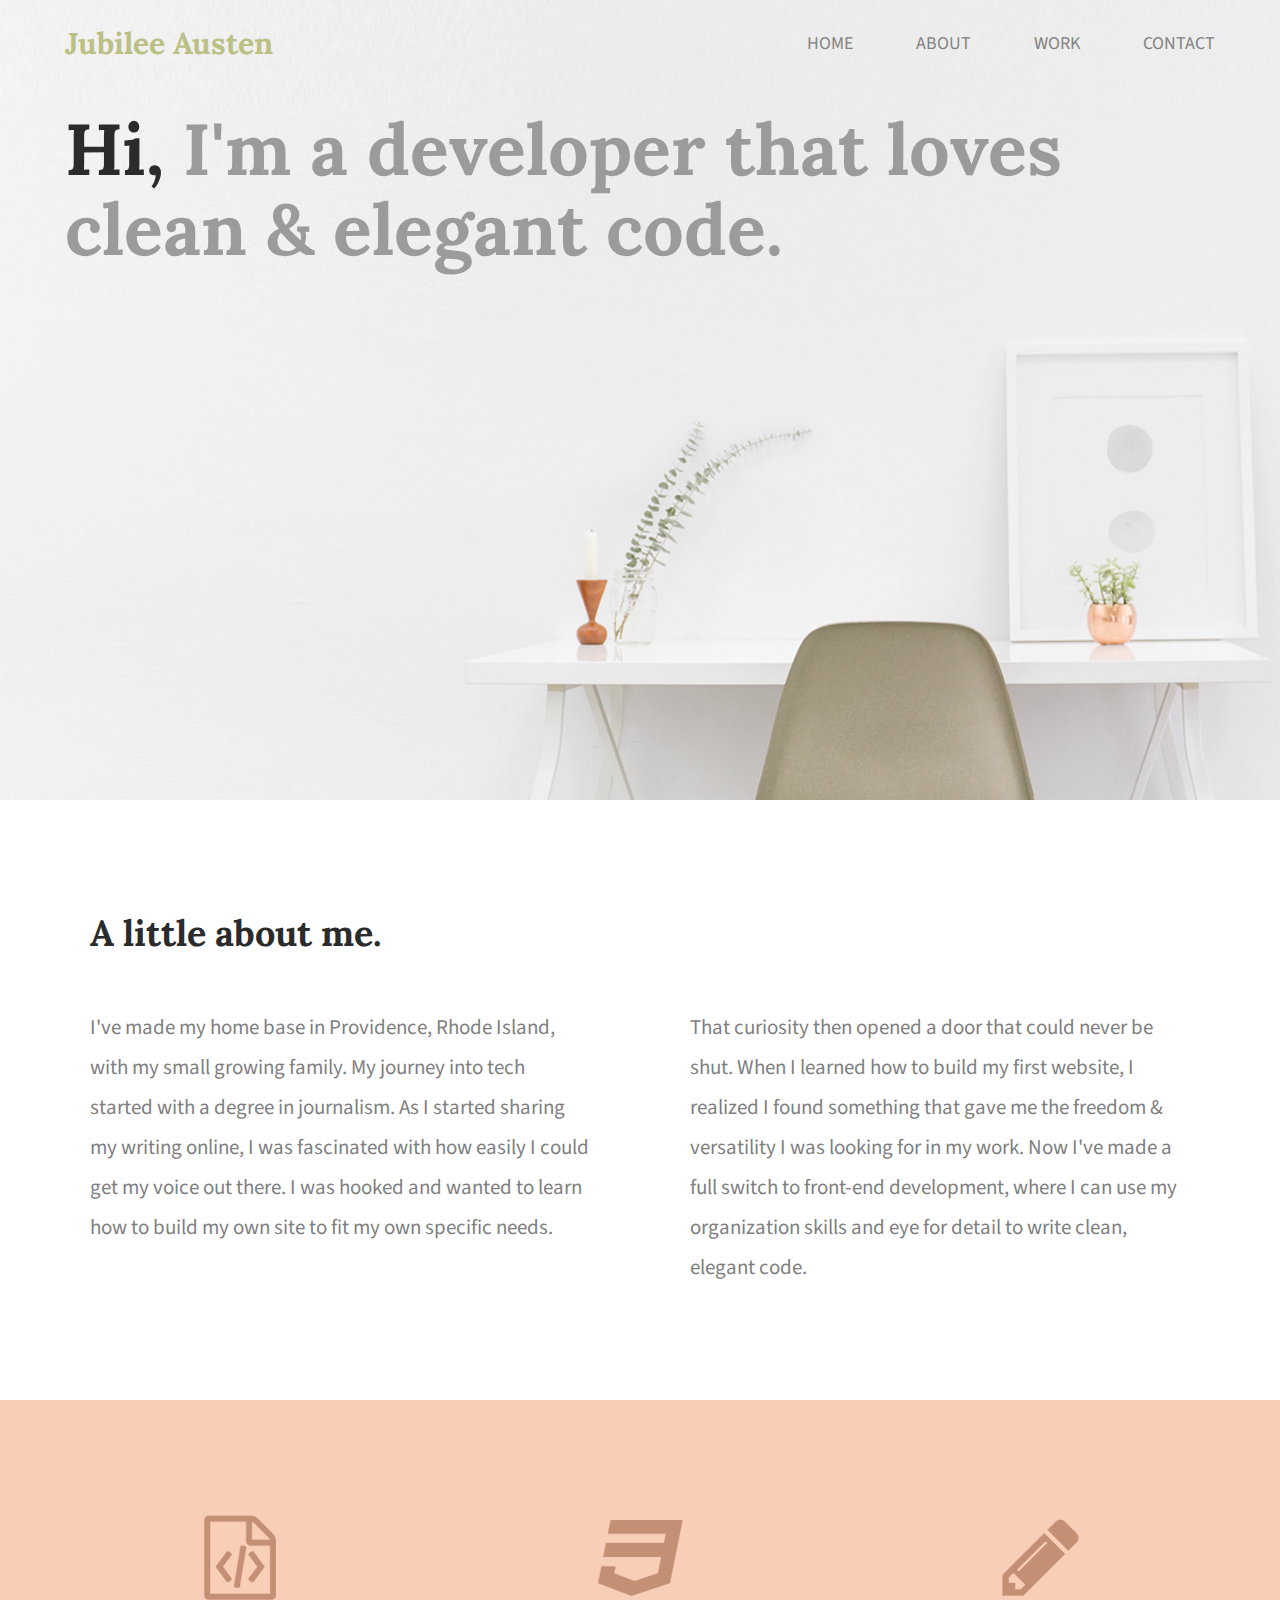
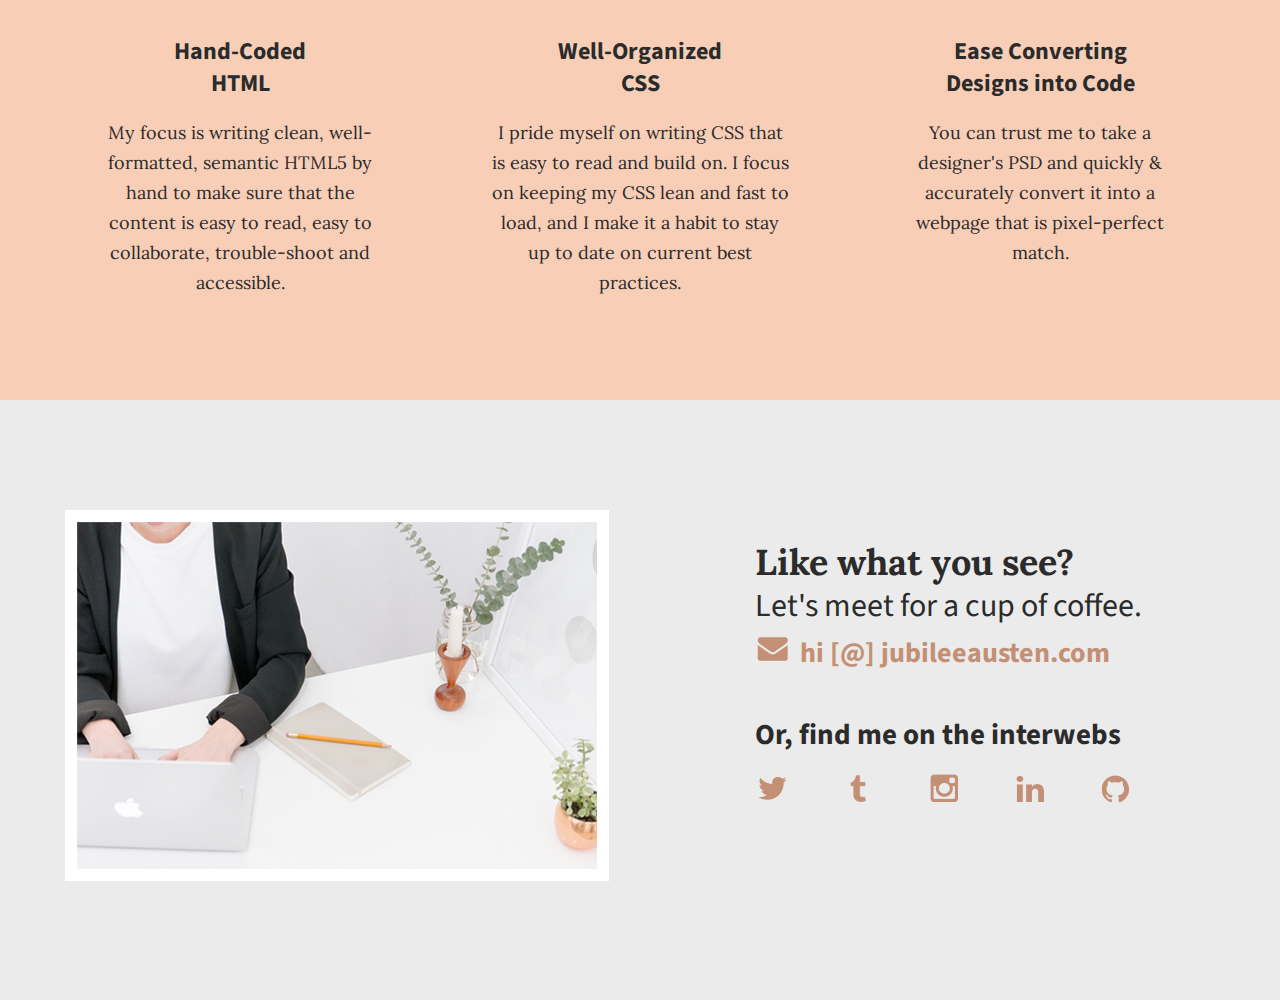
<file: index.html>
<!doctype html>
<html lang="en">
    <head>
        <meta charset="utf-8">
        <title>Jubilee Austen | Portfolio</title>
        <link rel="stylesheet" href="css/normalize.css">
        <link rel="stylesheet" href="css/main.css">
        <link href='https://fonts.googleapis.com/css?family=Source+Sans+Pro:400,700' rel='stylesheet' type='text/css'>
        <link href='https://fonts.googleapis.com/css?family=Lora:400,700' rel='stylesheet' type='text/css'>
    </head>
    <body>
      <header>
        <div class="full-width">
          <div class="half-width">
            <h1><a href="index.html">Jubilee Austen</a></h1>
          </div>
          <div class="half-width">
            <nav>
              <ul>
                <li><a href="index.html">Home</a></li>
                <li><a href="about/index.html">About</a></li>
                <li><a href="work/index.html">Work</a></li>
                <li><a href="contact/index.html">Contact</a></li>
              </ul>
            </nav>
          </div>
          <h2><span>Hi,</span> I'm a developer that loves clean &amp; elegant code.</h2>
        </div>
      </header>

      <main>

        <!-- ABOUT -->
        <section id="about">
          <div class="full-width">
            <h2>A little about me.</h2>

            <div class="half-width">
              <p>I've made my home base in Providence, Rhode Island, with my small growing family. My journey into tech started with a degree in journalism. As I started sharing my writing online, I was fascinated with how easily I could get my voice out there. I was hooked and wanted to learn how to build my own site to fit my own specific needs.</p>
            </div>

            <div class="half-width">
              <p>That curiosity then opened a door that could never be shut. When I learned how to build my first website, I realized I found something that gave me the freedom & versatility I was looking for in my work. Now I've made a full switch to front-end development, where I can use my organization skills and eye for detail to write clean, elegant code.</p>
            </div>

          </div>
        </section>

          <!-- WORK -->
        <section id="work">
          <div class="full-width">

            <div class="third-width">
              <img src="img/icon-html.png" alt="HTML icon" />
              <h3>Hand-Coded HTML</h3>
              <p>My focus is writing clean, well-formatted, semantic HTML5 by hand to make sure that the content is easy to read, easy to collaborate, trouble-shoot and accessible.</p>
            </div>

            <div class="third-width">
              <img src="img/icon-css.png" alt="CSS icon" />
              <h3>Well-Organized CSS</h3>
              <p>I pride myself on writing CSS that is easy to read and build on. I focus on keeping my CSS lean and fast to load, and I make it a habit to stay up to date on current best practices.</p>
            </div>

            <div class="third-width">
              <img src="img/icon-pencil.png" alt="Pencil icon" />
              <h3>Ease Converting Designs into Code</h3>
              <p>You can trust me to take a designer's PSD and quickly & accurately convert it into a webpage that is pixel-perfect match.</p>
            </div>

          </div>
        </section>

          <!-- CONTACT -->
        <footer id="contact">
          <div class="full-width">
            <div class="half-width">
              <img id="contact-img" src="img/contact.png" alt="Person writing on laptop" />
            </div>
            <div class="half-width" id="contact-info">
              <h2>Like what you see?</h2>
              <h3 id="email-header">Let's meet for a cup of coffee.</h3>
              <a href="mailto:hi@jubileeausten.com"><img id="envelope" src="img/icon-envelope.png" alt="Envelope icon" />hi [@] jubileeausten.com</a>
              <h3 id="socialmedia-header">Or, find me on the interwebs</h3>
              <ul>
                <li><a href=""><img src="img/icon-twitter.png" alt="Twitter icon" /></a></li>
                <li><a href=""><img src="img/icon-tumblr.png" alt="Tumblr icon" /></a></li>
                <li><a href=""><img src="img/icon-instagram.png" alt="Instagram icon" /></a></li>
                <li><a href=""><img src="img/icon-linkedin.png" alt="Linkedin icon" /></a></li>
                <li><a href=""><img src="img/icon-github.png" alt="Github icon" /></a><li>
              </ul>
            </div>
          </div>
        </footer>
      </main>
    </body>
</html>
</file>
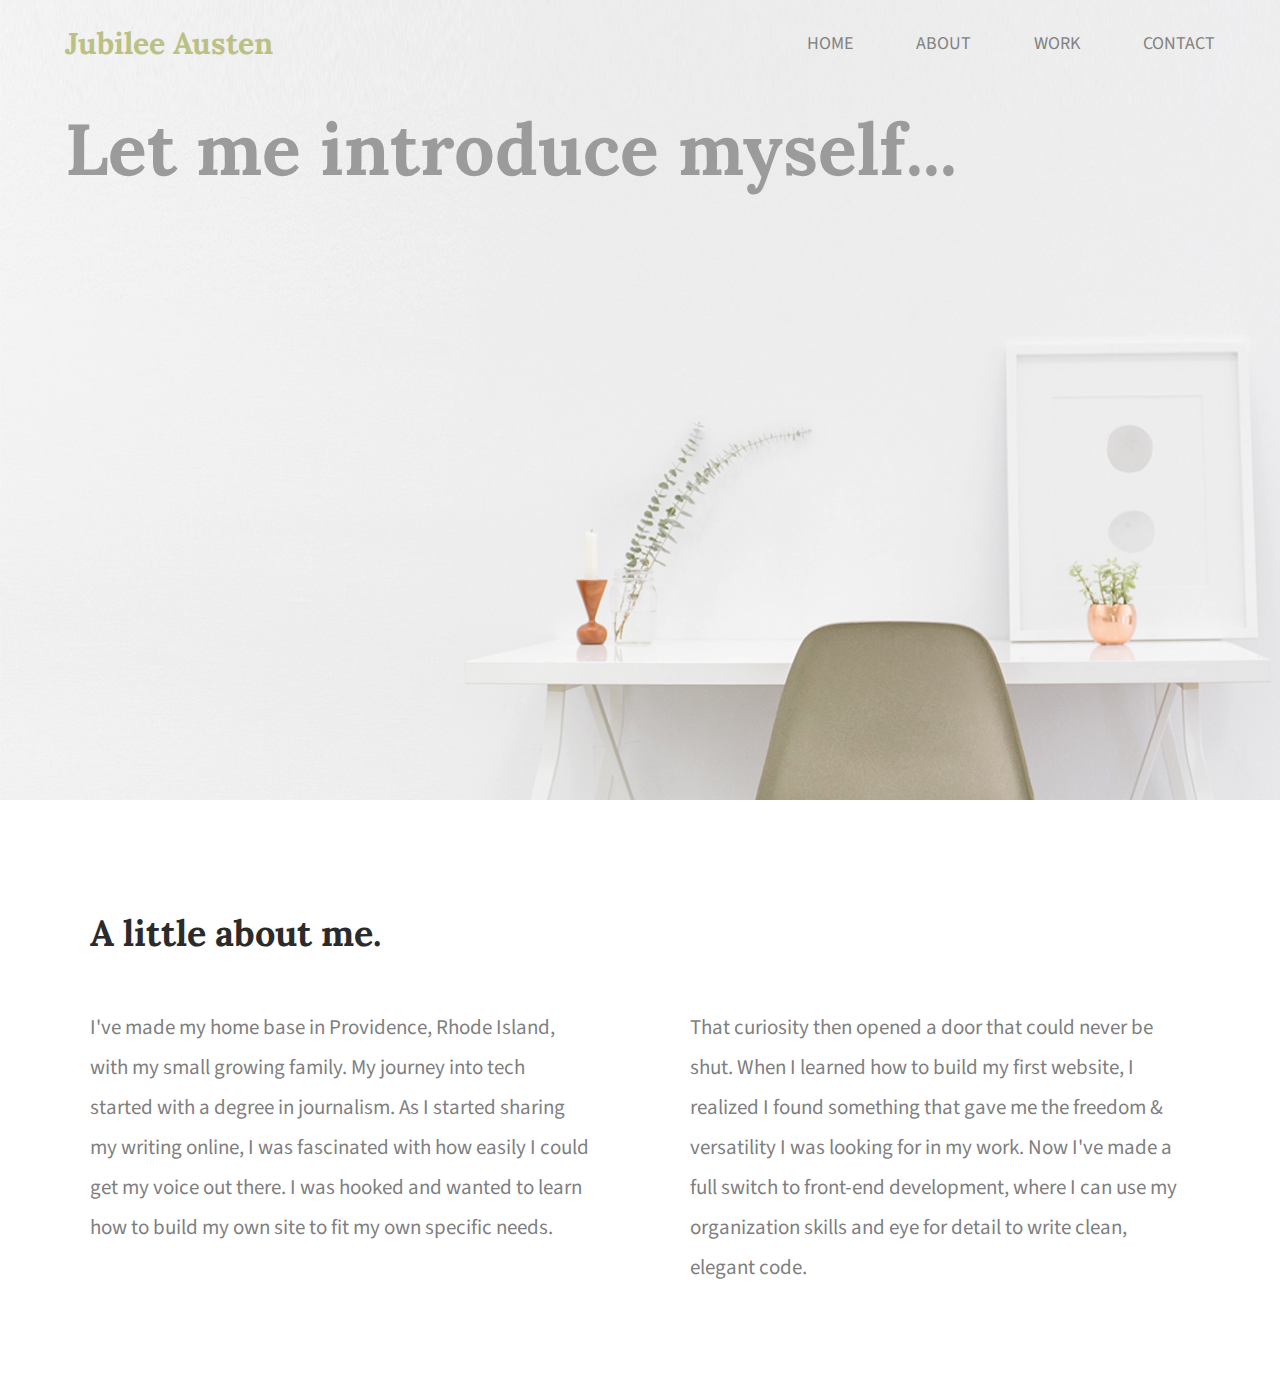
<file: about/index.html>
<!doctype html>
<html lang="en">
    <head>
        <meta charset="utf-8">
        <title>About Page</title>
        <link rel="stylesheet" href="../css/normalize.css">
        <link rel="stylesheet" href="../css/main.css">
        <link href='https://fonts.googleapis.com/css?family=Source+Sans+Pro:400,700' rel='stylesheet' type='text/css'>
        <link href='https://fonts.googleapis.com/css?family=Lora:400,700' rel='stylesheet' type='text/css'>
    </head>
    <body>
      <header>
        <div class="full-width">
          <div class="half-width">
            <h1><a href="../index.html">Jubilee Austen</a></h1>
          </div>
          <div class="half-width">
            <nav>
              <ul>
                <li><a href="../index.html">Home</a></li>
                <li><a href="about/index.html">About</a></li>
                <li><a href="../work/index.html">Work</a></li>
                <li><a href="../contact/index.html">Contact</a></li>
              </ul>
            </nav>
          </div>
          <h2>Let me introduce myself...</h2>
        </div>
      </header>

      <main>

        <!-- ABOUT -->
        <section id="about">
          <div class="full-width">
            <h2>A little about me.</h2>

            <div class="half-width">
              <p>I've made my home base in Providence, Rhode Island, with my small growing family. My journey into tech started with a degree in journalism. As I started sharing my writing online, I was fascinated with how easily I could get my voice out there. I was hooked and wanted to learn how to build my own site to fit my own specific needs.</p>
            </div>

            <div class="half-width">
              <p>That curiosity then opened a door that could never be shut. When I learned how to build my first website, I realized I found something that gave me the freedom & versatility I was looking for in my work. Now I've made a full switch to front-end development, where I can use my organization skills and eye for detail to write clean, elegant code.</p>
            </div>

          </div>
        </section>


      </main>
    </body>
</html>
</file>
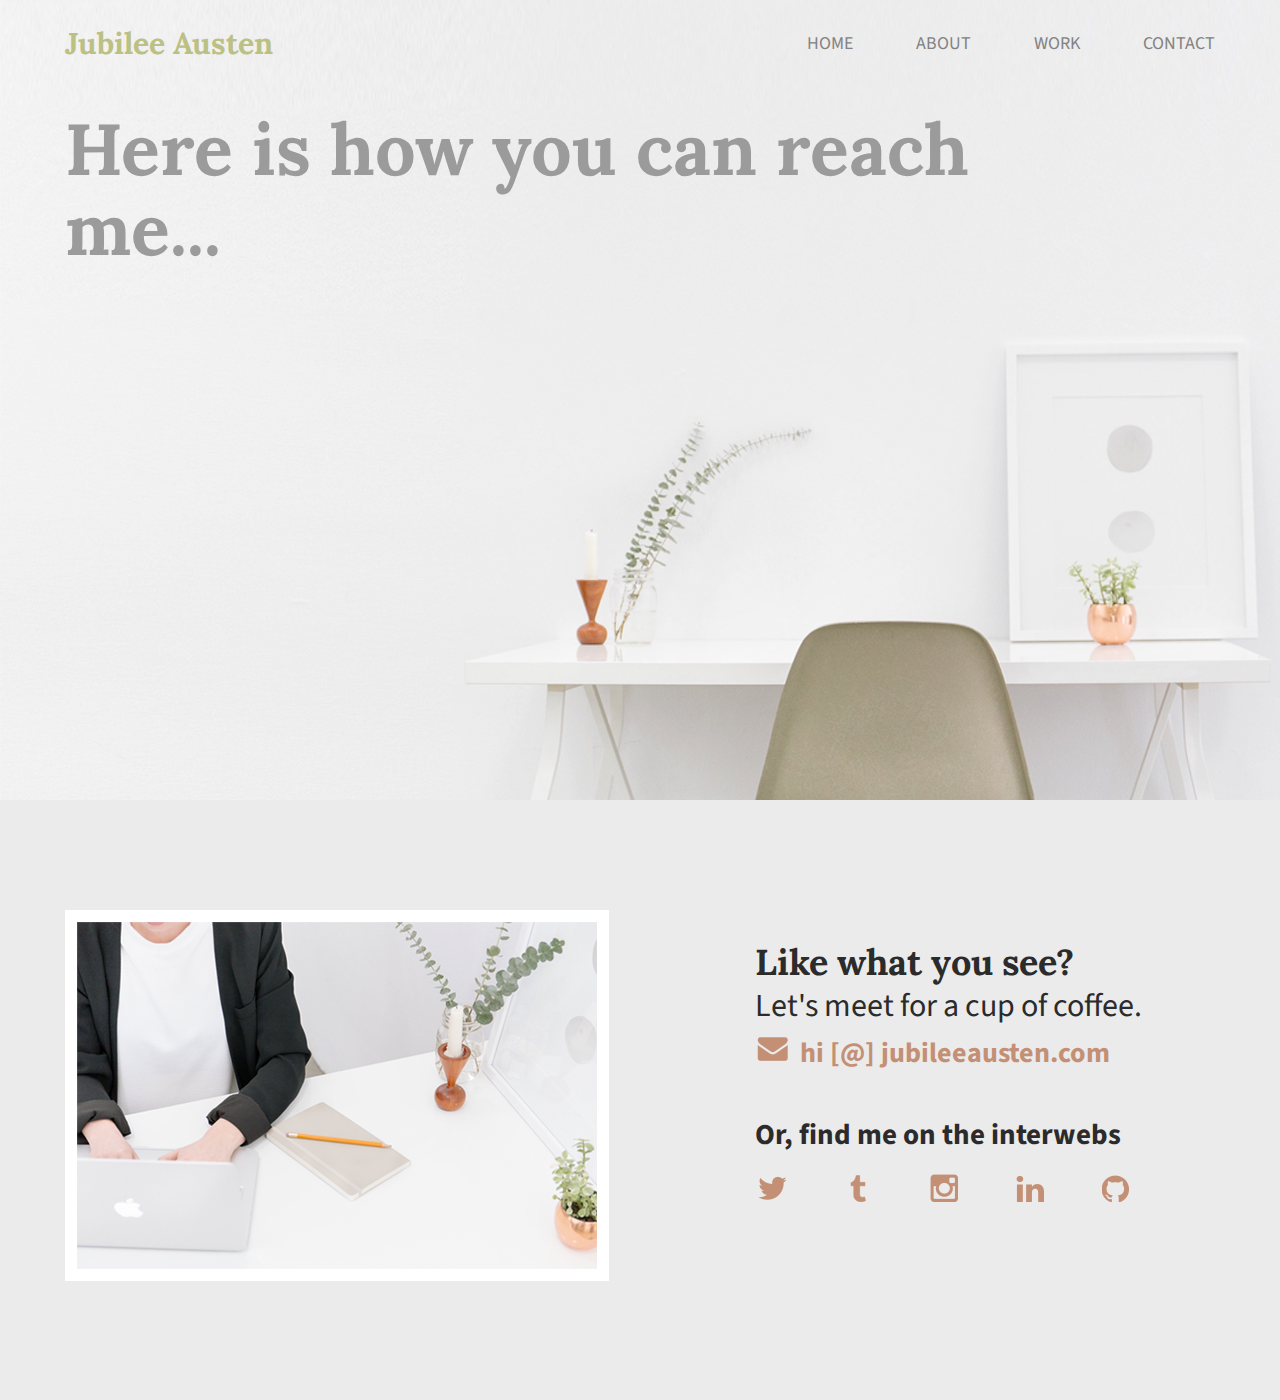
<file: contact/index.html>
<!doctype html>
<html lang="en">
    <head>
        <meta charset="utf-8">
        <title>Contact Page</title>
        <link rel="stylesheet" href="../css/normalize.css">
        <link rel="stylesheet" href="../css/main.css">
        <link href='https://fonts.googleapis.com/css?family=Source+Sans+Pro:400,700' rel='stylesheet' type='text/css'>
        <link href='https://fonts.googleapis.com/css?family=Lora:400,700' rel='stylesheet' type='text/css'>
    </head>
    <body>
      <header>
        <div class="full-width">
          <div class="half-width">
            <h1><a href="../index.html">Jubilee Austen</a></h1>
          </div>
          <div class="half-width">
            <nav>
              <ul>
                <li><a href="../index.html">Home</a></li>
                <li><a href="../about/index.html">About</a></li>
                <li><a href="../work/index.html">Work</a></li>
                <li><a href="contact/index.html">Contact</a></li>
              </ul>
            </nav>
          </div>
          <h2>Here is how you can reach me...</h2>
        </div>
      </header>

      <main>

          <!-- CONTACT -->
        <footer id="contact">
          <div class="full-width">
            <div class="half-width">
              <img id="contact-img" src="../img/contact.png" alt="Person writing on laptop" />
            </div>
            <div class="half-width" id="contact-info">
              <h2>Like what you see?</h2>
              <h3 id="email-header">Let's meet for a cup of coffee.</h3>
              <a href="mailto:hi@jubileeausten.com"><img id="envelope" src="../img/icon-envelope.png" alt="Envelope icon" />hi [@] jubileeausten.com</a>
              <h3 id="socialmedia-header">Or, find me on the interwebs</h3>
              <ul>
                <li><a href=""><img src="../img/icon-twitter.png" alt="Twitter icon" /></a></li>
                <li><a href=""><img src="../img/icon-tumblr.png" alt="Tumblr icon" /></a></li>
                <li><a href=""><img src="../img/icon-instagram.png" alt="Instagram icon" /></a></li>
                <li><a href=""><img src="../img/icon-linkedin.png" alt="Linkedin icon" /></a></li>
                <li><a href=""><img src="../img/icon-github.png" alt="Github icon" /></a><li>
              </ul>
            </div>
          </div>
        </footer>
      </main>
    </body>
</html>
</file>
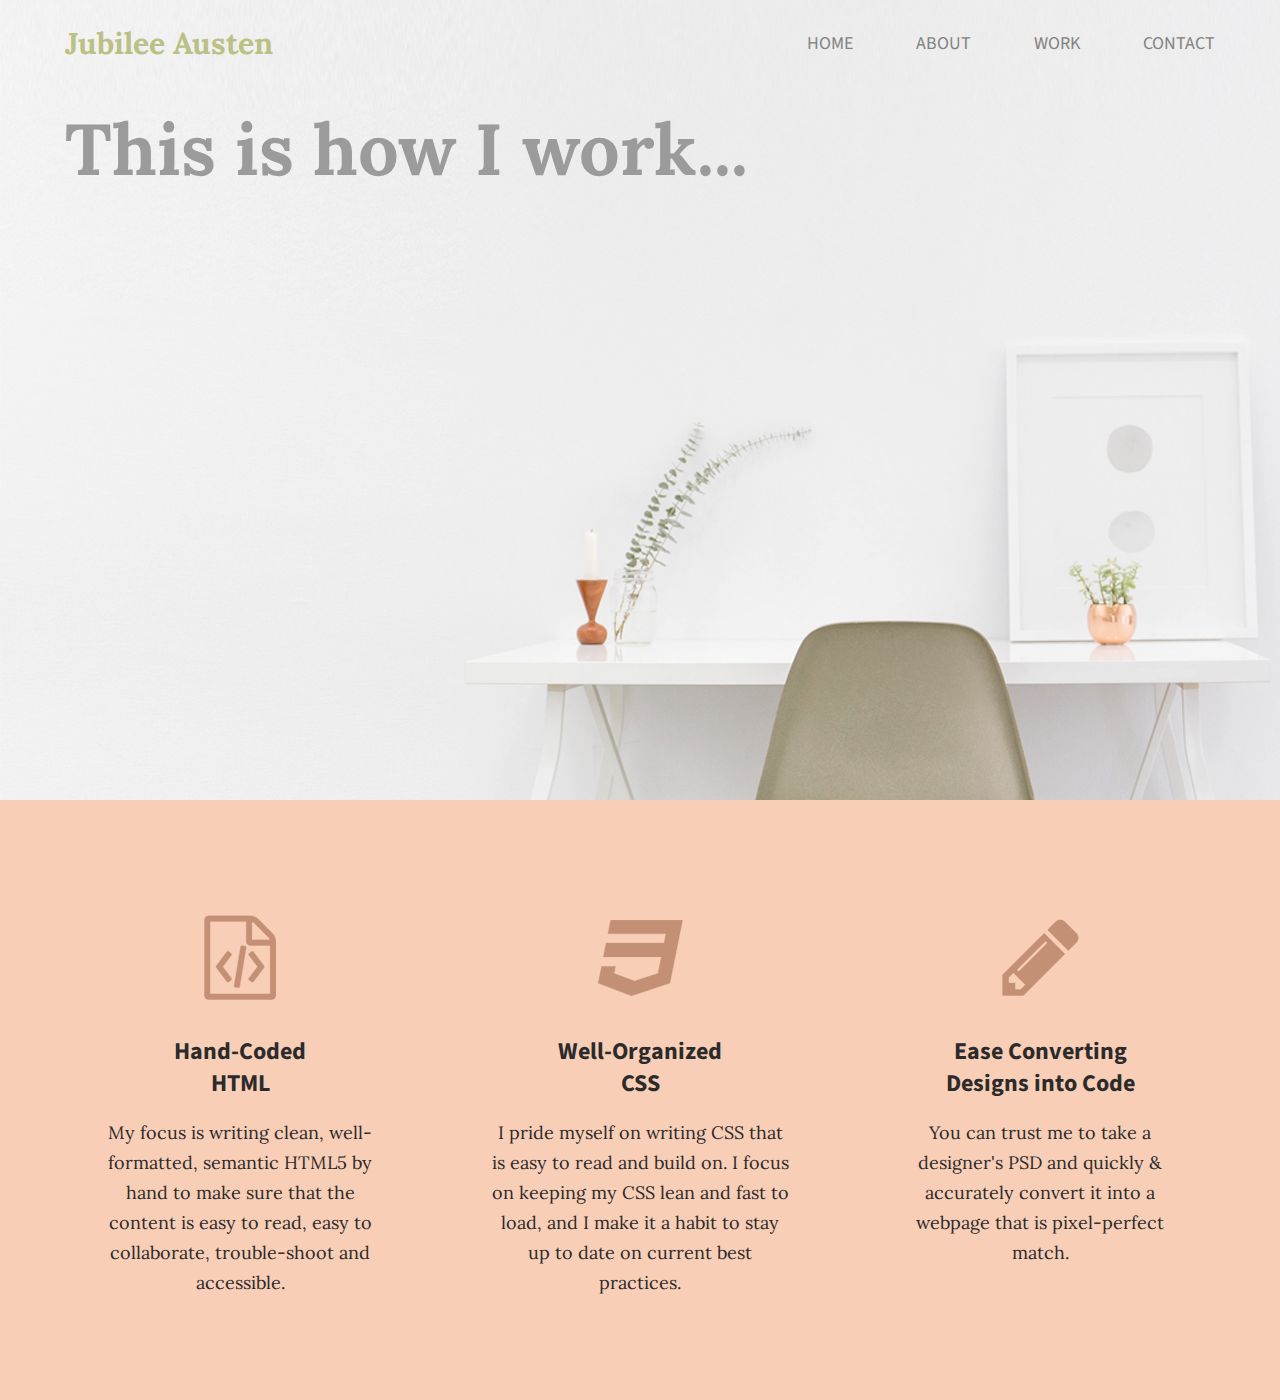
<file: work/index.html>
<!doctype html>
<html lang="en">
    <head>
        <meta charset="utf-8">
        <title>Work Page</title>
        <link rel="stylesheet" href="../css/normalize.css">
        <link rel="stylesheet" href="../css/main.css">
        <link href='https://fonts.googleapis.com/css?family=Source+Sans+Pro:400,700' rel='stylesheet' type='text/css'>
        <link href='https://fonts.googleapis.com/css?family=Lora:400,700' rel='stylesheet' type='text/css'>
    </head>
    <body>
      <header>
        <div class="full-width">
          <div class="half-width">
            <h1><a href="../index.html">Jubilee Austen</a></h1>
          </div>
          <div class="half-width">
            <nav>
              <ul>
                <li><a href="../index.html">Home</a></li>
                <li><a href="../about/index.html">About</a></li>
                <li><a href="work/index.html">Work</a></li>
                <li><a href="../contact/index.html">Contact</a></li>
              </ul>
            </nav>
          </div>
          <h2>This is how I work...</h2>
        </div>
      </header>

      <main>

        <!-- WORK -->
        <section id="work">
          <div class="full-width">

            <div class="third-width">
              <img src="../img/icon-html.png" alt="HTML icon" />
              <h3>Hand-Coded HTML</h3>
              <p>My focus is writing clean, well-formatted, semantic HTML5 by hand to make sure that the content is easy to read, easy to collaborate, trouble-shoot and accessible.</p>
            </div>

            <div class="third-width">
              <img src="../img/icon-css.png" alt="CSS icon" />
              <h3>Well-Organized CSS</h3>
              <p>I pride myself on writing CSS that is easy to read and build on. I focus on keeping my CSS lean and fast to load, and I make it a habit to stay up to date on current best practices.</p>
            </div>

            <div class="third-width">
              <img src="../img/icon-pencil.png" alt="Pencil icon" />
              <h3>Ease Converting Designs into Code</h3>
              <p>You can trust me to take a designer's PSD and quickly & accurately convert it into a webpage that is pixel-perfect match.</p>
            </div>

          </div>
        </section>

      </main>
    </body>
</html>
</file>
<file: css/main.css>
/***** BASE STYLES *****/

body {
  font-family: 'Source Sans Pro', sans-sans-serif;
  color: #2b2b2b;
}
#about, #work, #contact {
  height: 600px;
}

/***** GRID *****/

.full-width {
    width: 1200px;
    margin: 0 auto;
}
.half-width {
    width: 600px;
    float: left;
}
.third-width {
    width: 400px;
    float: left;
}

/***** HEADER *****/

header {
    height: 800px;
    background: url("../img/hero.png");
    background-size: cover;
}
header h1 a {
    font-family: 'Lora', serif;
    font-size: 30px;
    color: #bbc085;
    text-decoration: none;
    padding: 65px 0 65px 25px;
}
nav {
    float: right;
    padding: 15px 25px;
}
nav ul li{
    display: inline-block;
}
nav ul li a {
    text-transform: uppercase;
    text-decoration: none;
    font-size: 18px;
    color: #828282;
    padding-left: 60px;
}
header h2 {
    width: 1000px;
    clear: both;
    font-family: 'Lora', serif;
    font-size: 72px;
    line-height: 80px;
    color: #9b9b9b;
    padding: 20px 0 20px 25px;
}
header h2 span {
    color: #2b2b2b;
}

/***** ABOUT *****/

#about .full-width {
    padding: 80px 0;
}
#about h2 {
    font-family: 'Lora', serif;
    font-size: 36px;
    padding-left: 50px;
}
#about p {
    font-size: 21px;
    color: #7f7f7f;
    line-height: 40px;
    padding-left: 50px;
    padding-right: 50px;
}

/***** WORK *****/

#work {
  background-color: #f9ceb7;
  text-align: center;
}

#work .full-width {
    padding: 115px 0;
}

#work img {
    padding-bottom: 30px;
}

#work h3 {
    font-size: 24px;
    line-height: 32px;
    width: 190px;
    margin: 0 auto;
}

#work p {
    font-family: 'Lora', serif;
    font-size: 18px;
    line-height: 30px;
    padding: 0 50px 0 50px;
}

/***** CONTACT *****/

#contact {
  background-color: #ebebeb;
}
#contact .full-width {
    padding: 110px 0;
}
#contact img#contact-img {
    margin-left: 25px;
    border: 12px solid #ffffff;
}
#contact h2, #contact #email-header, #contact #socialmedia-header, #contact ul {
    padding-left: 115px;
}
#contact #envelope {
    padding: 0 10px 0 115px;
}
#contact h2 {
    font-family: 'Lora', serif;
    font-size: 36px;
    line-height: 44px;
}
#contact #email-header{
    font-size: 32px;
    font-weight: 400;
    line-height: 44px;
    margin: -30px 0 5px 0;
}
#contact #socialmedia-header {
    font-weight: bold;
    font-size: 29px;
    line-height: 44px;
    margin: 40px 0 0 0;
}
#contact a {
    text-decoration: none;
    color: #c49075;
    font-weight: bold;
    font-size: 28px;
}
#contact ul {
    list-style: none;
}
#contact ul li {
     display: inline-block;
}
#contact ul img {
    font-size: 32px;
    padding-right: 48px;
}
</file>
